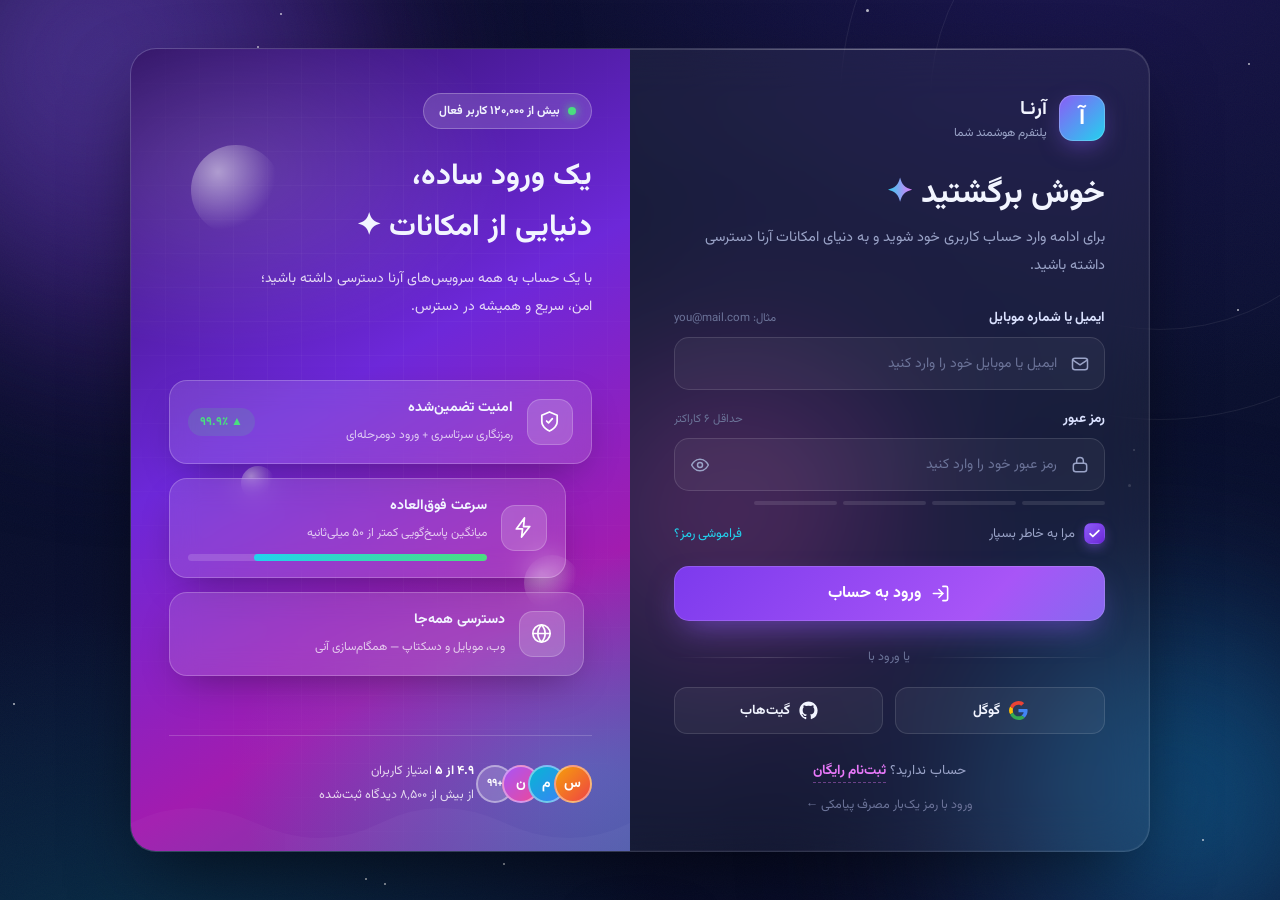
<file: login-page/index.html>
<!DOCTYPE html>
<html lang="fa" dir="rtl">
<head>
<meta charset="UTF-8">
<meta name="viewport" content="width=device-width, initial-scale=1.0">
<title>ورود | آرنـا</title>
<link rel="icon" href="data:image/svg+xml,%3Csvg xmlns='http://www.w3.org/2000/svg' viewBox='0 0 64 64'%3E%3Cdefs%3E%3ClinearGradient id='g' x1='0' y1='0' x2='1' y2='1'%3E%3Cstop offset='0' stop-color='%238b5cf6'/%3E%3Cstop offset='1' stop-color='%2322d3ee'/%3E%3C/linearGradient%3E%3C/defs%3E%3Crect width='64' height='64' rx='16' fill='url(%23g)'/%3E%3Ctext x='32' y='43' font-size='32' text-anchor='middle' fill='white' font-family='Tahoma' font-weight='bold'%3E%D8%A2%3C/text%3E%3C/svg%3E">
<style>
/* ===== فونت وزیرمتن (جاسازی‌شده برای نمایش آفلاین) ===== */
@font-face{
  font-family:'Vazirmatn';
  src:url([data-uri]) format('woff2');
  font-weight:400; font-style:normal; font-display:swap;
}
@font-face{
  font-family:'Vazirmatn';
  src:url([data-uri]) format('woff2');
  font-weight:700; font-style:normal; font-display:swap;
}
/* ===== متغیرها ===== */
:root{
  --bg:#060a23;
  --violet:#8b5cf6;
  --violet-deep:#6d28d9;
  --fuchsia:#e879f9;
  --cyan:#22d3ee;
  --amber:#fbbf24;
  --text:#f2f5ff;
  --muted:#9aa3c7;
  --muted-2:#6b7398;
  --glass:rgba(255,255,255,.055);
  --glass-border:rgba(255,255,255,.12);
  --input-bg:rgba(255,255,255,.045);
  --input-border:rgba(255,255,255,.12);
  --danger:#fb7185;
  --success:#34d399;
  --radius:26px;
  --ease:cubic-bezier(.22,1,.36,1);
}
*{margin:0;padding:0;box-sizing:border-box}
html{scroll-behavior:smooth}
body{
  font-family:'Vazirmatn',Tahoma,'Segoe UI',sans-serif;
  background:var(--bg);
  color:var(--text);
  min-height:100vh;
  overflow-x:hidden;
  -webkit-font-smoothing:antialiased;
}
/* ===== پس‌زمینه متحرک ===== */
.bg-scene{position:fixed;inset:0;z-index:0;overflow:hidden;
  background:radial-gradient(1200px 800px at 85% -10%,#1b1550 0%,transparent 60%),
             radial-gradient(1000px 700px at 10% 110%,#082f49 0%,transparent 55%),
             linear-gradient(160deg,#060a23 0%,#0a1030 55%,#060a23 100%);
}
.blob{position:absolute;border-radius:50%;filter:blur(90px);opacity:.55;will-change:transform;animation:drift 18s ease-in-out infinite alternate}
.blob-1{width:520px;height:520px;top:-160px;left:-120px;background:radial-gradient(circle at 35% 35%,#8b5cf6,#4c1d95 70%)}
.blob-2{width:460px;height:460px;bottom:-160px;right:-100px;background:radial-gradient(circle at 60% 40%,#0ea5e9,#1e1b4b 70%);animation-delay:-6s;animation-duration:22s}
.blob-3{width:340px;height:340px;top:38%;left:44%;background:radial-gradient(circle at 50% 50%,#ec4899,#581c87 72%);opacity:.38;animation-delay:-11s;animation-duration:26s}
@keyframes drift{
  0%{transform:translate(0,0) scale(1) rotate(0deg)}
  50%{transform:translate(50px,-40px) scale(1.12) rotate(12deg)}
  100%{transform:translate(-40px,45px) scale(.94) rotate(-8deg)}
}
.stars{position:absolute;inset:0;opacity:.7}
.stars span{position:absolute;width:2px;height:2px;border-radius:50%;background:#fff;animation:twinkle 3.5s ease-in-out infinite}
@keyframes twinkle{0%,100%{opacity:.15;transform:scale(.7)}50%{opacity:.9;transform:scale(1.2)}}
.grain{position:absolute;inset:0;opacity:.05;background-image:url("data:image/svg+xml,%3Csvg xmlns='http://www.w3.org/2000/svg' width='140' height='140'%3E%3Cfilter id='n'%3E%3CfeTurbulence type='fractalNoise' baseFrequency='.9' numOctaves='2'/%3E%3C/filter%3E%3Crect width='140' height='140' filter='url(%23n)' opacity='.6'/%3E%3C/svg%3E")}
.ring{position:absolute;border:1px solid rgba(255,255,255,.07);border-radius:50%;animation:spinSlow 40s linear infinite}
.ring-1{width:640px;height:640px;top:-220px;right:-200px}
.ring-2{width:460px;height:460px;top:-130px;right:-110px;animation-direction:reverse;animation-duration:30s}
@keyframes spinSlow{to{transform:rotate(360deg)}}
/* ===== چیدمان صفحه ===== */
.page{position:relative;z-index:1;min-height:100vh;display:flex;align-items:center;justify-content:center;padding:32px 20px}
.card{
  width:100%;max-width:1020px;display:grid;grid-template-columns:1.02fr .98fr;
  background:var(--glass);border:1px solid var(--glass-border);
  border-radius:var(--radius);overflow:hidden;
  backdrop-filter:blur(24px);-webkit-backdrop-filter:blur(24px);
  box-shadow:0 30px 80px -20px rgba(0,0,0,.6),0 0 0 1px rgba(255,255,255,.04) inset,0 1px 0 rgba(255,255,255,.12) inset;
  animation:cardIn 1s var(--ease) both;
  transform-style:preserve-3d;
}
@keyframes cardIn{from{opacity:0;transform:translateY(36px) scale(.97)}to{opacity:1;transform:translateY(0) scale(1)}}
/* ===== سمت فرم ===== */
.form-side{padding:46px 44px 36px;position:relative}
.form-side::before{content:'';position:absolute;top:0;right:10%;left:10%;height:1px;background:linear-gradient(90deg,transparent,rgba(255,255,255,.25),transparent)}
.brand{display:flex;align-items:center;gap:12px;margin-bottom:30px}
.brand-mark{width:46px;height:46px;border-radius:14px;display:grid;place-items:center;font-weight:700;font-size:24px;color:#fff;
  background:linear-gradient(135deg,#8b5cf6,#22d3ee);
  box-shadow:0 8px 24px -6px rgba(139,92,246,.55),0 0 0 1px rgba(255,255,255,.2) inset;
  animation:logoFloat 5s ease-in-out infinite}
@keyframes logoFloat{0%,100%{transform:translateY(0) rotate(0)}50%{transform:translateY(-4px) rotate(-3deg)}}
.brand-name{font-weight:700;font-size:19px}
.brand-name small{display:block;font-weight:400;font-size:12px;color:var(--muted)}
h1{font-size:clamp(24px,3.4vw,32px);font-weight:700;line-height:1.4;margin-bottom:8px}
h1 .grad{background:linear-gradient(90deg,var(--cyan),var(--fuchsia));-webkit-background-clip:text;background-clip:text;color:transparent}
.subtitle{color:var(--muted);font-size:14.5px;margin-bottom:28px;line-height:1.9}
/* انیمیشن ورود پلکانی */
.anim{opacity:0;animation:fadeUp .8s var(--ease) forwards}
@keyframes fadeUp{from{opacity:0;transform:translateY(18px)}to{opacity:1;transform:translateY(0)}}
.d1{animation-delay:.15s}.d2{animation-delay:.25s}.d3{animation-delay:.35s}.d4{animation-delay:.45s}.d5{animation-delay:.55s}.d6{animation-delay:.65s}.d7{animation-delay:.75s}.d8{animation-delay:.85s}
/* ===== فیلدها ===== */
.field{margin-bottom:18px}
.field label{display:flex;align-items:center;justify-content:space-between;font-size:13.5px;font-weight:700;margin-bottom:9px;color:#dbe2ff}
.field label .hint{font-weight:400;font-size:11.5px;color:var(--muted-2)}
.input-wrap{position:relative}
.input-wrap .icon{position:absolute;top:50%;right:15px;transform:translateY(-50%);width:20px;height:20px;color:var(--muted);pointer-events:none;transition:color .3s}
.input-wrap input{
  width:100%;padding:14px 47px 14px 16px;font-family:inherit;font-size:15px;color:var(--text);
  background:var(--input-bg);border:1.5px solid var(--input-border);border-radius:15px;outline:none;
  transition:border-color .3s,box-shadow .3s,background .3s,transform .2s;
}
.input-wrap input::placeholder{color:var(--muted-2);font-size:14px}
.input-wrap input:focus{border-color:var(--violet);background:rgba(139,92,246,.08);box-shadow:0 0 0 4px rgba(139,92,246,.16),0 8px 24px -12px rgba(139,92,246,.5)}
.input-wrap:focus-within .icon{color:var(--cyan)}
.input-wrap .glow-line{position:absolute;bottom:0;right:14px;left:14px;height:2px;border-radius:2px;background:linear-gradient(90deg,var(--cyan),var(--fuchsia));transform:scaleX(0);transform-origin:center;transition:transform .45s var(--ease)}
.input-wrap:focus-within .glow-line{transform:scaleX(1)}
.eye-btn{position:absolute;top:50%;left:8px;transform:translateY(-50%);width:36px;height:36px;border:none;border-radius:10px;background:transparent;color:var(--muted);cursor:pointer;display:grid;place-items:center;transition:.3s}
.eye-btn:hover{background:rgba(255,255,255,.08);color:#fff}
.eye-btn svg{width:20px;height:20px}
.field-error{display:none;font-size:12px;color:var(--danger);margin-top:7px;animation:fadeUp .4s var(--ease)}
.field.invalid input{border-color:var(--danger);box-shadow:0 0 0 4px rgba(251,113,133,.12)}
.field.invalid .field-error{display:block}
.field.invalid .input-wrap{animation:shake .45s var(--ease)}
@keyframes shake{0%,100%{transform:translateX(0)}20%{transform:translateX(-8px)}40%{transform:translateX(7px)}60%{transform:translateX(-5px)}80%{transform:translateX(3px)}}
/* قدرت رمز */
.strength{display:flex;gap:6px;margin-top:10px;align-items:center}
.strength i{height:4px;flex:1;border-radius:4px;background:rgba(255,255,255,.1);transition:.4s}
.strength small{font-size:11px;color:var(--muted-2);margin-right:4px;min-width:70px;text-align:left}
/* ردیف گزینه‌ها */
.options{display:flex;align-items:center;justify-content:space-between;margin:6px 0 22px;font-size:13px}
.remember{display:flex;align-items:center;gap:9px;cursor:pointer;color:var(--muted);user-select:none}
.remember input{display:none}
.checkbox{width:21px;height:21px;border-radius:7px;border:1.5px solid rgba(255,255,255,.25);background:rgba(255,255,255,.05);display:grid;place-items:center;transition:.3s var(--ease)}
.checkbox svg{width:13px;height:13px;color:#fff;transform:scale(0);transition:.25s var(--ease)}
.remember input:checked + .checkbox{background:linear-gradient(135deg,var(--violet),var(--violet-deep));border-color:transparent;box-shadow:0 4px 12px -2px rgba(139,92,246,.6)}
.remember input:checked + .checkbox svg{transform:scale(1)}
.forgot{color:var(--cyan);text-decoration:none;position:relative;transition:.3s}
.forgot::after{content:'';position:absolute;bottom:-3px;right:0;width:100%;height:1.5px;border-radius:2px;background:var(--cyan);transform:scaleX(0);transform-origin:left;transition:transform .35s var(--ease)}
.forgot:hover::after{transform:scaleX(1)}
/* دکمه ورود */
.btn-login{
  position:relative;width:100%;padding:15px;font-family:inherit;font-size:16px;font-weight:700;color:#fff;border:none;border-radius:15px;cursor:pointer;overflow:hidden;
  background:linear-gradient(135deg,#7c3aed 0%,#a855f7 45%,#06b6d4 130%);
  background-size:160% 160%;
  box-shadow:0 14px 32px -10px rgba(139,92,246,.6),0 0 0 1px rgba(255,255,255,.15) inset;
  transition:transform .3s var(--ease),box-shadow .3s,background-position .5s;
  animation:gradientShift 6s ease infinite;
}
@keyframes gradientShift{0%,100%{background-position:0% 50%}50%{background-position:100% 50%}}
.btn-login:hover{transform:translateY(-2px);box-shadow:0 20px 40px -10px rgba(139,92,246,.7),0 0 0 1px rgba(255,255,255,.2) inset}
.btn-login:active{transform:translateY(0) scale(.985)}
.btn-login .shine{position:absolute;top:0;bottom:0;width:60px;background:linear-gradient(105deg,transparent,rgba(255,255,255,.35),transparent);right:-80px;transform:skewX(-20deg);animation:shineMove 3.2s ease-in-out infinite}
@keyframes shineMove{0%{right:-80px}55%,100%{right:110%}}
.btn-login .label,.btn-login .loader{display:flex;align-items:center;justify-content:center;gap:10px}
.btn-login .loader{display:none}
.btn-login.loading{pointer-events:none;filter:saturate(.8)}
.btn-login.loading .label{display:none}
.btn-login.loading .loader{display:flex}
.spinner{width:20px;height:20px;border-radius:50%;border:2.5px solid rgba(255,255,255,.3);border-top-color:#fff;animation:spin .7s linear infinite}
@keyframes spin{to{transform:rotate(360deg)}}
.btn-login.success{background:linear-gradient(135deg,#059669,#34d399);animation:none}
.ripple{position:absolute;border-radius:50%;background:rgba(255,255,255,.4);transform:scale(0);animation:ripple .6s ease-out forwards;pointer-events:none}
@keyframes ripple{to{transform:scale(3);opacity:0}}
/* جداکننده */
.divider{display:flex;align-items:center;gap:14px;margin:26px 0 20px;color:var(--muted-2);font-size:12.5px}
.divider::before,.divider::after{content:'';flex:1;height:1px;background:linear-gradient(90deg,transparent,rgba(255,255,255,.15),transparent)}
/* ورود اجتماعی */
.social{display:grid;grid-template-columns:1fr 1fr;gap:12px}
.social button{
  display:flex;align-items:center;justify-content:center;gap:9px;padding:12px;font-family:inherit;font-size:13.5px;font-weight:700;
  color:var(--text);background:rgba(255,255,255,.05);border:1px solid var(--glass-border);border-radius:13px;cursor:pointer;
  transition:.3s var(--ease);
}
.social button:hover{background:rgba(255,255,255,.1);transform:translateY(-2px);box-shadow:0 10px 24px -10px rgba(0,0,0,.5)}
.social button svg{width:19px;height:19px}
.signup{margin-top:26px;text-align:center;font-size:13.5px;color:var(--muted)}
.signup a{color:var(--fuchsia);font-weight:700;text-decoration:none;border-bottom:1.5px dashed rgba(232,121,249,.4);padding-bottom:1px;transition:.3s}
.signup a:hover{border-bottom-style:solid;color:#fff}
.otp-link{display:block;text-align:center;margin-top:14px;font-size:12.5px;color:var(--muted-2);text-decoration:none;transition:.3s}
.otp-link:hover{color:var(--cyan)}
/* ===== سمت تصویری ===== */
.visual-side{
  position:relative;overflow:hidden;padding:44px 38px;display:flex;flex-direction:column;justify-content:space-between;
  background:linear-gradient(150deg,#2e1065 0%,#6d28d9 42%,#a21caf 72%,#0e7490 130%);
  min-height:100%;
}
.visual-side::before{content:'';position:absolute;inset:0;background:
  radial-gradient(400px 260px at 20% 15%,rgba(255,255,255,.14),transparent 70%),
  radial-gradient(500px 320px at 90% 90%,rgba(34,211,238,.25),transparent 70%)}
.mesh{position:absolute;inset:0;opacity:.35;background-image:linear-gradient(rgba(255,255,255,.09) 1px,transparent 1px),linear-gradient(90deg,rgba(255,255,255,.09) 1px,transparent 1px);background-size:34px 34px;mask-image:radial-gradient(75% 75% at 50% 40%,#000 30%,transparent 100%)}
.orb{position:absolute;border-radius:50%;background:radial-gradient(circle at 30% 30%,rgba(255,255,255,.5),rgba(255,255,255,0) 65%);animation:orbFloat 7s ease-in-out infinite}
.orb-1{width:90px;height:90px;top:12%;left:12%}
.orb-2{width:56px;height:56px;bottom:30%;right:10%;animation-delay:-2.5s}
.orb-3{width:34px;height:34px;top:52%;left:22%;animation-delay:-4.5s}
@keyframes orbFloat{0%,100%{transform:translateY(0)}50%{transform:translateY(-18px)}}
.visual-top{position:relative;z-index:2}
.badge{display:inline-flex;align-items:center;gap:8px;font-size:12px;font-weight:700;padding:8px 15px;border-radius:100px;background:rgba(255,255,255,.14);border:1px solid rgba(255,255,255,.25);backdrop-filter:blur(8px);margin-bottom:22px;animation:fadeUp .8s var(--ease) .3s both}
.badge .dot{width:8px;height:8px;border-radius:50%;background:#4ade80;box-shadow:0 0 10px #4ade80;animation:pulse 1.8s ease-in-out infinite}
@keyframes pulse{0%,100%{transform:scale(1);opacity:1}50%{transform:scale(1.5);opacity:.6}}
.visual-top h2{font-size:clamp(22px,3vw,30px);line-height:1.7;font-weight:700;margin-bottom:12px;animation:fadeUp .8s var(--ease) .4s both}
.visual-top p{font-size:14px;line-height:2;color:rgba(255,255,255,.82);max-width:340px;animation:fadeUp .8s var(--ease) .5s both}
.visual-cards{position:relative;z-index:2;display:flex;flex-direction:column;gap:14px;margin-top:30px}
.v-card{
  background:rgba(255,255,255,.12);border:1px solid rgba(255,255,255,.22);border-radius:18px;padding:16px 18px;
  backdrop-filter:blur(14px);-webkit-backdrop-filter:blur(14px);
  display:flex;align-items:center;gap:14px;box-shadow:0 16px 40px -16px rgba(0,0,0,.4);
  animation:cardFloat 6s ease-in-out infinite;
}
.v-card:nth-child(2){animation-delay:-2s;margin-right:26px}
.v-card:nth-child(3){animation-delay:-4s;margin-right:8px}
@keyframes cardFloat{0%,100%{transform:translateY(0)}50%{transform:translateY(-8px)}}
.v-icon{width:46px;height:46px;flex-shrink:0;border-radius:14px;display:grid;place-items:center;background:rgba(255,255,255,.16);border:1px solid rgba(255,255,255,.2)}
.v-icon svg{width:23px;height:23px}
.v-card b{display:block;font-size:14px;margin-bottom:3px}
.v-card small{font-size:12px;color:rgba(255,255,255,.72)}
.v-card .trend{margin-right:auto;font-size:12px;font-weight:700;color:#4ade80;background:rgba(74,222,128,.15);padding:5px 12px;border-radius:100px;white-space:nowrap}
.progress{height:7px;border-radius:10px;background:rgba(255,255,255,.15);margin-top:9px;overflow:hidden}
.progress i{display:block;height:100%;width:0;border-radius:10px;background:linear-gradient(90deg,var(--cyan),#4ade80);animation:fillBar 2s var(--ease) 1s forwards}
@keyframes fillBar{to{width:78%}}
.visual-bottom{position:relative;z-index:2;display:flex;align-items:center;gap:14px;margin-top:30px;padding-top:24px;border-top:1px solid rgba(255,255,255,.18);animation:fadeUp .8s var(--ease) .7s both}
.avatars{display:flex}
.avatars span{width:38px;height:38px;border-radius:50%;border:2.5px solid rgba(255,255,255,.4);display:grid;place-items:center;font-size:14px;font-weight:700;margin-left:-12px;color:#fff}
.avatars span:nth-child(1){background:linear-gradient(135deg,#f59e0b,#ef4444);z-index:3}
.avatars span:nth-child(2){background:linear-gradient(135deg,#06b6d4,#3b82f6);z-index:2}
.avatars span:nth-child(3){background:linear-gradient(135deg,#a855f7,#ec4899);z-index:1}
.avatars span.more{background:rgba(255,255,255,.18);font-size:11px;backdrop-filter:blur(6px)}
.visual-bottom p{font-size:12.5px;line-height:1.9;color:rgba(255,255,255,.8)}
.visual-bottom p b{color:#fff}
/* موج پایین */
.wave{position:absolute;bottom:-2px;right:0;left:0;z-index:1;opacity:.25}
/* ===== پیام شناور (Toast) ===== */
.toast{
  position:fixed;bottom:26px;right:50%;transform:translateX(50%) translateY(90px);z-index:50;
  display:flex;align-items:center;gap:11px;padding:14px 22px;border-radius:16px;font-size:14px;font-weight:700;
  background:rgba(15,20,45,.92);border:1px solid var(--glass-border);backdrop-filter:blur(16px);
  box-shadow:0 20px 50px -12px rgba(0,0,0,.6);transition:transform .5s var(--ease);max-width:calc(100vw - 40px);
}
.toast.show{transform:translateX(50%) translateY(0)}
.toast .t-icon{width:32px;height:32px;flex-shrink:0;border-radius:10px;display:grid;place-items:center}
.toast.success .t-icon{background:rgba(52,211,153,.18);color:var(--success)}
.toast.error .t-icon{background:rgba(251,113,133,.18);color:var(--danger)}
.toast .t-icon svg{width:17px;height:17px}
/* ===== واکنش‌گرایی ===== */
@media (max-width:940px){
  .card{grid-template-columns:1fr;max-width:540px}
  .visual-side{min-height:0;padding:36px 30px 30px;order:-1}
  .visual-top p{max-width:none}
  .v-card:nth-child(2){margin-right:0}
  .v-card:nth-child(3){display:none}
  .visual-bottom{margin-top:22px;padding-top:18px}
  .wave{display:none}
}
@media (max-width:560px){
  .page{padding:18px 12px}
  .form-side{padding:32px 24px 28px}
  .brand{margin-bottom:22px}
  .subtitle{margin-bottom:22px}
  .options{font-size:12px}
  .social{grid-template-columns:1fr}
  .visual-side{padding:30px 24px 24px}
  .v-card{padding:13px 15px}
  .toast{bottom:16px;font-size:13px;padding:12px 18px}
}
@media (prefers-reduced-motion:reduce){
  *,*::before,*::after{animation-duration:.01ms !important;transition-duration:.01ms !important}
}
</style>
</head>
<body>

<!-- پس‌زمینه -->
<div class="bg-scene" aria-hidden="true">
  <div class="blob blob-1"></div>
  <div class="blob blob-2"></div>
  <div class="blob blob-3"></div>
  <div class="ring ring-1"></div>
  <div class="ring ring-2"></div>
  <div class="stars" id="stars"></div>
  <div class="grain"></div>
</div>

<main class="page">
  <div class="card" id="card">

    <!-- ===== فرم ورود ===== -->
    <section class="form-side">
      <div class="brand anim d1">
        <div class="brand-mark">آ</div>
        <div class="brand-name">آرنـا<small>پلتفرم هوشمند شما</small></div>
      </div>

      <h1 class="anim d2">خوش برگشتید <span class="grad">✦</span></h1>
      <p class="subtitle anim d2">برای ادامه وارد حساب کاربری خود شوید و به دنیای امکانات آرنا دسترسی داشته باشید.</p>

      <form id="loginForm" novalidate>
        <!-- ایمیل / موبایل -->
        <div class="field anim d3" id="f-user">
          <label for="username">ایمیل یا شماره موبایل <span class="hint">مثال: you@mail.com</span></label>
          <div class="input-wrap">
            <svg class="icon" viewBox="0 0 24 24" fill="none" stroke="currentColor" stroke-width="1.8" stroke-linecap="round" stroke-linejoin="round"><rect x="3" y="5" width="18" height="14" rx="3"/><path d="m3 7 9 6 9-6"/></svg>
            <input type="text" id="username" name="username" placeholder="ایمیل یا موبایل خود را وارد کنید" autocomplete="username" dir="ltr" style="text-align:right">
            <span class="glow-line"></span>
          </div>
          <p class="field-error">لطفاً ایمیل یا شماره موبایل معتبر وارد کنید.</p>
        </div>

        <!-- رمز عبور -->
        <div class="field anim d4" id="f-pass">
          <label for="password">رمز عبور <span class="hint">حداقل ۶ کاراکتر</span></label>
          <div class="input-wrap">
            <svg class="icon" viewBox="0 0 24 24" fill="none" stroke="currentColor" stroke-width="1.8" stroke-linecap="round" stroke-linejoin="round"><rect x="4" y="10" width="16" height="10" rx="3"/><path d="M8 10V7a4 4 0 0 1 8 0v3"/></svg>
            <input type="password" id="password" name="password" placeholder="رمز عبور خود را وارد کنید" autocomplete="current-password" dir="ltr" style="text-align:right">
            <button type="button" class="eye-btn" id="eyeBtn" aria-label="نمایش رمز">
              <svg id="eyeOpen" viewBox="0 0 24 24" fill="none" stroke="currentColor" stroke-width="1.8" stroke-linecap="round" stroke-linejoin="round"><path d="M2 12s3.5-7 10-7 10 7 10 7-3.5 7-10 7-10-7-10-7Z"/><circle cx="12" cy="12" r="3"/></svg>
              <svg id="eyeOff" style="display:none" viewBox="0 0 24 24" fill="none" stroke="currentColor" stroke-width="1.8" stroke-linecap="round" stroke-linejoin="round"><path d="M9.9 4.24A9.5 9.5 0 0 1 12 4c6.5 0 10 8 10 8a17 17 0 0 1-2.16 3.19M6.61 6.61A16.8 16.8 0 0 0 2 12s3.5 8 10 8a9.9 9.9 0 0 0 5.39-1.61"/><path d="m2 2 20 20"/><path d="M9.88 9.88a3 3 0 1 0 4.24 4.24"/></svg>
            </button>
            <span class="glow-line"></span>
          </div>
          <div class="strength" id="strength"><i></i><i></i><i></i><i></i><small></small></div>
          <p class="field-error">رمز عبور باید حداقل ۶ کاراکتر باشد.</p>
        </div>

        <!-- گزینه‌ها -->
        <div class="options anim d5">
          <label class="remember">
            <input type="checkbox" id="remember" checked>
            <span class="checkbox"><svg viewBox="0 0 24 24" fill="none" stroke="currentColor" stroke-width="3.2" stroke-linecap="round" stroke-linejoin="round"><path d="m4 12.5 5 5L20 6.5"/></svg></span>
            مرا به خاطر بسپار
          </label>
          <a href="#" class="forgot">فراموشی رمز؟</a>
        </div>

        <!-- دکمه ورود -->
        <div class="anim d6">
          <button type="submit" class="btn-login" id="loginBtn">
            <span class="shine"></span>
            <span class="label">
              <svg width="19" height="19" viewBox="0 0 24 24" fill="none" stroke="currentColor" stroke-width="2" stroke-linecap="round" stroke-linejoin="round"><path d="M15 3h4a2 2 0 0 1 2 2v14a2 2 0 0 1-2 2h-4"/><path d="m10 17 5-5-5-5"/><path d="M15 12H3"/></svg>
              ورود به حساب
            </span>
            <span class="loader"><span class="spinner"></span> در حال ورود...</span>
          </button>
        </div>
      </form>

      <!-- جداکننده -->
      <div class="divider anim d7">یا ورود با</div>

      <!-- ورود اجتماعی -->
      <div class="social anim d7">
        <button type="button" id="googleBtn">
          <svg viewBox="0 0 24 24"><path fill="#4285F4" d="M23.5 12.3c0-.9-.1-1.5-.3-2.3H12v4.3h6.5c-.1 1.1-.8 2.7-2.4 3.8l-.1.1 3.5 2.7.2.1c2.2-2 3.8-5 3.8-8.7z"/><path fill="#34A853" d="M12 24c3.2 0 5.9-1.1 7.9-2.9l-3.8-2.9c-1 .7-2.4 1.2-4.1 1.2-3.1 0-5.8-2.1-6.8-5l-.1.1-3.6 2.8v.1C3.5 21.3 7.5 24 12 24z"/><path fill="#FBBC05" d="M5.2 14.4c-.2-.7-.4-1.5-.4-2.4s.1-1.7.4-2.4l-.1-.1-3.5-2.7-.1.1C.5 8.8 0 10.3 0 12s.5 3.2 1.5 4.6l3.7-2.2z"/><path fill="#EA4335" d="M12 4.7c1.8 0 3 .8 3.7 1.4l3.3-3.2C17.9 1.1 15.2 0 12 0 7.5 0 3.5 2.7 1.5 6.6l3.7 2.9c1-2.9 3.7-4.8 6.8-4.8z"/></svg>
          گوگل
        </button>
        <button type="button" id="githubBtn">
          <svg viewBox="0 0 24 24" fill="currentColor"><path d="M12 .5C5.65.5.5 5.65.5 12c0 5.08 3.29 9.39 7.86 10.91.58.11.79-.25.79-.55v-2.15c-3.2.7-3.87-1.36-3.87-1.36-.52-1.33-1.28-1.68-1.28-1.68-1.04-.71.08-.7.08-.7 1.15.08 1.76 1.19 1.76 1.19 1.03 1.75 2.69 1.25 3.34.95.11-.74.4-1.25.72-1.53-2.55-.29-5.23-1.28-5.23-5.68 0-1.26.45-2.28 1.19-3.09-.12-.29-.52-1.46.11-3.05 0 0 .97-.31 3.17 1.18a11 11 0 0 1 5.78 0c2.2-1.49 3.17-1.18 3.17-1.18.63 1.59.23 2.76.11 3.05.74.81 1.19 1.83 1.19 3.09 0 4.41-2.69 5.38-5.25 5.67.41.35.77 1.05.77 2.12v3.14c0 .3.21.67.8.55A11.51 11.51 0 0 0 23.5 12C23.5 5.65 18.35.5 12 .5z"/></svg>
          گیت‌هاب
        </button>
      </div>

      <p class="signup anim d8">حساب ندارید؟ <a href="#">ثبت‌نام رایگان</a></p>
      <a href="#" class="otp-link anim d8">ورود با رمز یک‌بار مصرف پیامکی ←</a>
    </section>

    <!-- ===== بخش تصویری ===== -->
    <aside class="visual-side">
      <div class="mesh"></div>
      <div class="orb orb-1"></div>
      <div class="orb orb-2"></div>
      <div class="orb orb-3"></div>

      <div class="visual-top">
        <span class="badge"><span class="dot"></span> بیش از ۱۲۰٬۰۰۰ کاربر فعال</span>
        <h2>یک ورود ساده،<br>دنیایی از امکانات ✦</h2>
        <p>با یک حساب به همه سرویس‌های آرنا دسترسی داشته باشید؛ امن، سریع و همیشه در دسترس.</p>
      </div>

      <div class="visual-cards">
        <div class="v-card">
          <div class="v-icon">
            <svg viewBox="0 0 24 24" fill="none" stroke="#fff" stroke-width="1.8" stroke-linecap="round" stroke-linejoin="round"><path d="M12 22s8-3.5 8-10V5.5L12 2 4 5.5V12c0 6.5 8 10 8 10z"/><path d="m9 11.5 2 2 4-4.5"/></svg>
          </div>
          <div style="flex:1">
            <b>امنیت تضمین‌شده</b>
            <small>رمزنگاری سرتاسری + ورود دومرحله‌ای</small>
          </div>
          <span class="trend">▲ ۹۹.۹٪</span>
        </div>
        <div class="v-card">
          <div class="v-icon">
            <svg viewBox="0 0 24 24" fill="none" stroke="#fff" stroke-width="1.8" stroke-linecap="round" stroke-linejoin="round"><path d="M13 2 4.5 13.5H11L10 22l8.5-11H12L13 2z"/></svg>
          </div>
          <div style="flex:1">
            <b>سرعت فوق‌العاده</b>
            <small>میانگین پاسخ‌گویی کمتر از ۵۰ میلی‌ثانیه</small>
            <div class="progress"><i></i></div>
          </div>
        </div>
        <div class="v-card">
          <div class="v-icon">
            <svg viewBox="0 0 24 24" fill="none" stroke="#fff" stroke-width="1.8" stroke-linecap="round" stroke-linejoin="round"><circle cx="12" cy="12" r="9"/><path d="M3 12h18M12 3c2.5 2.6 3.8 5.7 3.8 9S14.5 18.4 12 21c-2.5-2.6-3.8-5.7-3.8-9S9.5 5.6 12 3z"/></svg>
          </div>
          <div style="flex:1">
            <b>دسترسی همه‌جا</b>
            <small>وب، موبایل و دسکتاپ — همگام‌سازی آنی</small>
          </div>
        </div>
      </div>

      <div class="visual-bottom">
        <div class="avatars"><span>س</span><span>م</span><span>ن</span><span class="more">+۹۹</span></div>
        <p><b>۴.۹ از ۵</b> امتیاز کاربران<br>از بیش از ۸٬۵۰۰ دیدگاه ثبت‌شده</p>
      </div>

      <svg class="wave" viewBox="0 0 500 60" preserveAspectRatio="none" style="height:60px;width:100%"><path d="M0 30 Q 60 0 125 30 T 250 30 T 375 30 T 500 30 V60 H0 Z" fill="rgba(255,255,255,.12)"/></svg>
    </aside>
  </div>
</main>

<!-- پیام شناور -->
<div class="toast" id="toast" role="status">
  <span class="t-icon" id="toastIcon"></span>
  <span id="toastMsg"></span>
</div>

<script>
(function(){
  'use strict';
  /* ستاره‌های چشمک‌زن */
  var starsBox=document.getElementById('stars');
  for(var i=0;i<36;i++){
    var s=document.createElement('span');
    s.style.top=Math.random()*100+'%';
    s.style.right=Math.random()*100+'%';
    s.style.animationDelay=(Math.random()*3.5)+'s';
    s.style.animationDuration=(2.2+Math.random()*2.5)+'s';
    if(Math.random()>.7){s.style.width='3px';s.style.height='3px';}
    starsBox.appendChild(s);
  }
  /* افکت سه‌بعدی ملایم کارت (فقط دسکتاپ) */
  var card=document.getElementById('card');
  if(window.matchMedia('(pointer:fine)').matches){
    var rx=0,ry=0,tx=0,ty=0,raf=null;
    function loop(){
      rx+=(tx-rx)*.06; ry+=(ty-ry)*.06;
      card.style.transform='perspective(1400px) rotateX('+rx+'deg) rotateY('+ry+'deg)';
      if(Math.abs(tx-rx)>.01||Math.abs(ty-ry)>.01){raf=requestAnimationFrame(loop);}
      else{raf=null;card.style.transform='';}
    }
    document.querySelector('.page').addEventListener('mousemove',function(e){
      var r=card.getBoundingClientRect();
      var px=(e.clientX-(r.left+r.width/2))/r.width;
      var py=(e.clientY-(r.top+r.height/2))/r.height;
      ty=px*4; tx=-py*4;
      if(!raf){raf=requestAnimationFrame(loop);}
    });
    document.querySelector('.page').addEventListener('mouseleave',function(){tx=0;ty=0;if(!raf){raf=requestAnimationFrame(loop);}});
  }
  /* نمایش / مخفی کردن رمز */
  var pass=document.getElementById('password'),
      eyeBtn=document.getElementById('eyeBtn'),
      eyeOpen=document.getElementById('eyeOpen'),
      eyeOff=document.getElementById('eyeOff');
  eyeBtn.addEventListener('click',function(){
    var show=pass.type==='password';
    pass.type=show?'text':'password';
    eyeOpen.style.display=show?'none':'';
    eyeOff.style.display=show?'':'none';
    eyeBtn.setAttribute('aria-label',show?'مخفی کردن رمز':'نمایش رمز');
    pass.focus();
  });
  /* قدرت رمز */
  var bars=document.querySelectorAll('#strength i'),
      sLabel=document.querySelector('#strength small');
  var colors=['#fb7185','#fb923c','#facc15','#34d399'];
  var words=['','ضعیف','متوسط','خوب','عالی'];
  pass.addEventListener('input',function(){
    var v=pass.value,score=0;
    if(v.length>=6)score++;
    if(v.length>=10)score++;
    if(/[0-9\u06F0-\u06F9]/.test(v)&&/[a-zA-Z\u0627-\u064A]/.test(v))score++;
    if(/[^a-zA-Z0-9\u0600-\u06FF]/.test(v)&&v.length>=8)score++;
    if(!v.length)score=0;
    bars.forEach(function(b,idx){
      b.style.background=idx<score?colors[score-1]:'rgba(255,255,255,.1)';
      b.style.boxShadow=idx<score?('0 0 10px '+colors[score-1]):'none';
    });
    sLabel.textContent=words[score]||'';
    sLabel.style.color=score?colors[score-1]:'';
  });
  /* اعتبارسنجی */
  var form=document.getElementById('loginForm'),
      user=document.getElementById('username'),
      fUser=document.getElementById('f-user'),
      fPass=document.getElementById('f-pass'),
      btn=document.getElementById('loginBtn');
  function validUser(v){
    v=v.trim();
    var email=/^[^\s@]+@[^\s@]+\.[^\s@]{2,}$/;
    var mobile=/^(\+?98|0)?9\d{9}$/;
    return email.test(v)||mobile.test(v.replace(/[\s-]/g,''));
  }
  [user,pass].forEach(function(el){
    el.addEventListener('input',function(){el.closest('.field').classList.remove('invalid');});
  });
  form.addEventListener('submit',function(e){
    e.preventDefault();
    var ok=true;
    if(!validUser(user.value)){fUser.classList.add('invalid');ok=false;}
    if(pass.value.trim().length<6){fPass.classList.add('invalid');ok=false;}
    if(!ok){showToast('لطفاً خطاهای فرم را برطرف کنید.','error');return;}
    btn.classList.add('loading');
    setTimeout(function(){
      btn.classList.remove('loading');
      btn.classList.add('success');
      btn.querySelector('.label').innerHTML='✓ ورود موفقیت‌آمیز';
      showToast('خوش آمدید! با موفقیت وارد شدید.','success');
      setTimeout(function(){
        btn.classList.remove('success');
        btn.querySelector('.label').innerHTML='ورود به حساب';
      },2600);
    },1800);
  });
  /* ریپل روی دکمه */
  btn.addEventListener('click',function(e){
    var r=btn.getBoundingClientRect(),rip=document.createElement('span');
    var size=Math.max(r.width,r.height);
    rip.className='ripple';
    rip.style.width=rip.style.height=size+'px';
    rip.style.right=(e.clientX-r.left-size/2)+'px';
    rip.style.top=(e.clientY-r.top-size/2)+'px';
    btn.appendChild(rip);
    setTimeout(function(){rip.remove();},650);
  });
  /* دکمه‌های اجتماعی */
  document.getElementById('googleBtn').addEventListener('click',function(){showToast('اتصال به گوگل... به‌زودی منتقل می‌شوید.','success');});
  document.getElementById('githubBtn').addEventListener('click',function(){showToast('اتصال به گیت‌هاب... به‌زودی منتقل می‌شوید.','success');});
  /* پیام شناور */
  var toast=document.getElementById('toast'),
      toastMsg=document.getElementById('toastMsg'),
      toastIcon=document.getElementById('toastIcon'),tTimer=null;
  var icons={
    success:'<svg viewBox="0 0 24 24" fill="none" stroke="currentColor" stroke-width="2.4" stroke-linecap="round" stroke-linejoin="round"><path d="m4 12.5 5 5L20 6.5"/></svg>',
    error:'<svg viewBox="0 0 24 24" fill="none" stroke="currentColor" stroke-width="2.2" stroke-linecap="round"><path d="M12 7v6M12 16.5v.5"/><circle cx="12" cy="12" r="9"/></svg>'
  };
  function showToast(msg,type){
    toastMsg.textContent=msg;
    toast.className='toast show '+type;
    toastIcon.innerHTML=icons[type]||icons.success;
    clearTimeout(tTimer);
    tTimer=setTimeout(function(){toast.classList.remove('show');},3200);
  }
})();
</script>
</body>
</html>
</file>
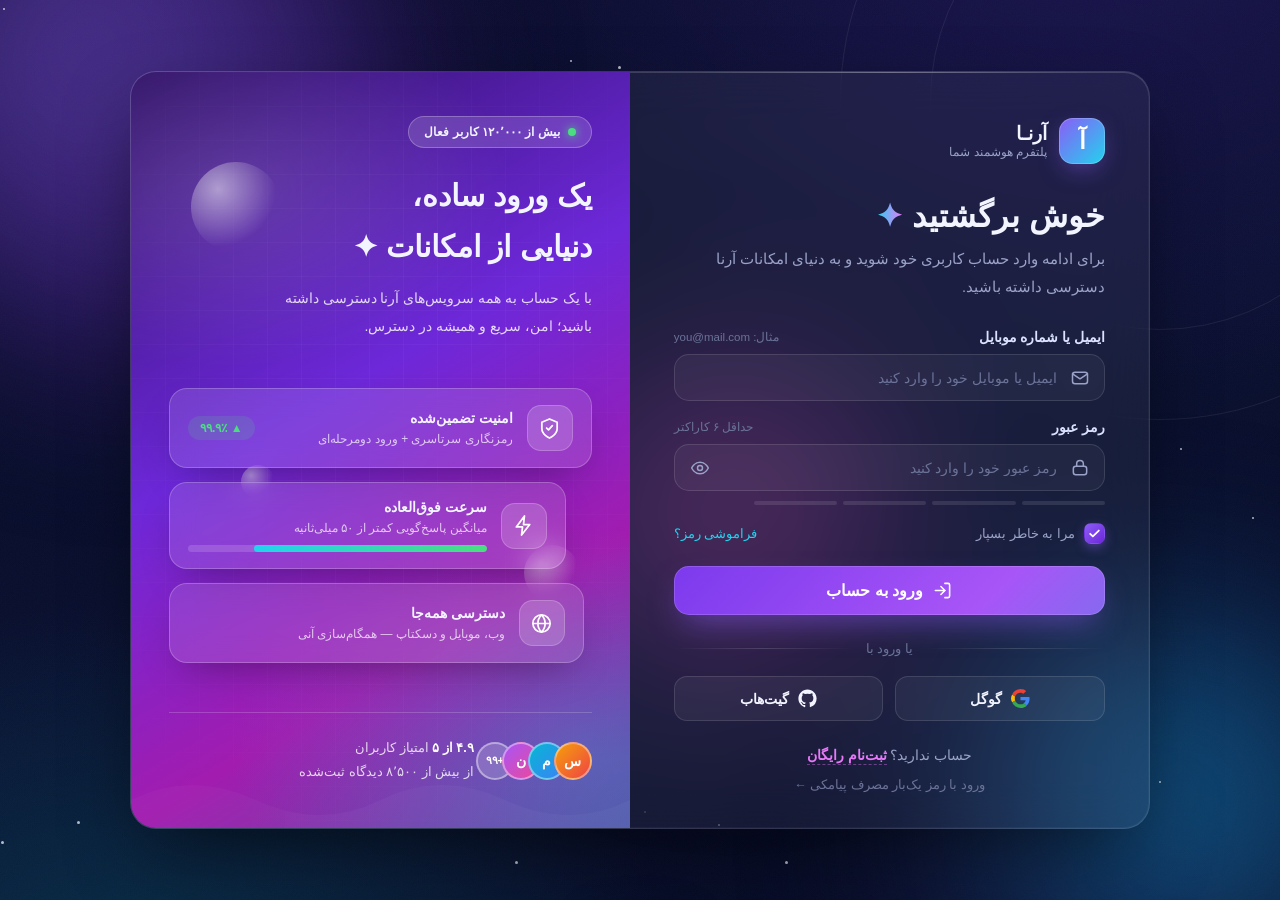
<file: login-page/index.template.html>
<!DOCTYPE html>
<html lang="fa" dir="rtl">
<head>
<meta charset="UTF-8">
<meta name="viewport" content="width=device-width, initial-scale=1.0">
<title>ورود | آرنـا</title>
<link rel="icon" href="data:image/svg+xml,%3Csvg xmlns='http://www.w3.org/2000/svg' viewBox='0 0 64 64'%3E%3Cdefs%3E%3ClinearGradient id='g' x1='0' y1='0' x2='1' y2='1'%3E%3Cstop offset='0' stop-color='%238b5cf6'/%3E%3Cstop offset='1' stop-color='%2322d3ee'/%3E%3C/linearGradient%3E%3C/defs%3E%3Crect width='64' height='64' rx='16' fill='url(%23g)'/%3E%3Ctext x='32' y='43' font-size='32' text-anchor='middle' fill='white' font-family='Tahoma' font-weight='bold'%3E%D8%A2%3C/text%3E%3C/svg%3E">
<style>
/* ===== فونت وزیرمتن (جاسازی‌شده برای نمایش آفلاین) ===== */
@font-face{
  font-family:'Vazirmatn';
  src:url([data-uri]) format('woff2');
  font-weight:400; font-style:normal; font-display:swap;
}
@font-face{
  font-family:'Vazirmatn';
  src:url([data-uri]) format('woff2');
  font-weight:700; font-style:normal; font-display:swap;
}
/* ===== متغیرها ===== */
:root{
  --bg:#060a23;
  --violet:#8b5cf6;
  --violet-deep:#6d28d9;
  --fuchsia:#e879f9;
  --cyan:#22d3ee;
  --amber:#fbbf24;
  --text:#f2f5ff;
  --muted:#9aa3c7;
  --muted-2:#6b7398;
  --glass:rgba(255,255,255,.055);
  --glass-border:rgba(255,255,255,.12);
  --input-bg:rgba(255,255,255,.045);
  --input-border:rgba(255,255,255,.12);
  --danger:#fb7185;
  --success:#34d399;
  --radius:26px;
  --ease:cubic-bezier(.22,1,.36,1);
}
*{margin:0;padding:0;box-sizing:border-box}
html{scroll-behavior:smooth}
body{
  font-family:'Vazirmatn',Tahoma,'Segoe UI',sans-serif;
  background:var(--bg);
  color:var(--text);
  min-height:100vh;
  overflow-x:hidden;
  -webkit-font-smoothing:antialiased;
}
/* ===== پس‌زمینه متحرک ===== */
.bg-scene{position:fixed;inset:0;z-index:0;overflow:hidden;
  background:radial-gradient(1200px 800px at 85% -10%,#1b1550 0%,transparent 60%),
             radial-gradient(1000px 700px at 10% 110%,#082f49 0%,transparent 55%),
             linear-gradient(160deg,#060a23 0%,#0a1030 55%,#060a23 100%);
}
.blob{position:absolute;border-radius:50%;filter:blur(90px);opacity:.55;will-change:transform;animation:drift 18s ease-in-out infinite alternate}
.blob-1{width:520px;height:520px;top:-160px;left:-120px;background:radial-gradient(circle at 35% 35%,#8b5cf6,#4c1d95 70%)}
.blob-2{width:460px;height:460px;bottom:-160px;right:-100px;background:radial-gradient(circle at 60% 40%,#0ea5e9,#1e1b4b 70%);animation-delay:-6s;animation-duration:22s}
.blob-3{width:340px;height:340px;top:38%;left:44%;background:radial-gradient(circle at 50% 50%,#ec4899,#581c87 72%);opacity:.38;animation-delay:-11s;animation-duration:26s}
@keyframes drift{
  0%{transform:translate(0,0) scale(1) rotate(0deg)}
  50%{transform:translate(50px,-40px) scale(1.12) rotate(12deg)}
  100%{transform:translate(-40px,45px) scale(.94) rotate(-8deg)}
}
.stars{position:absolute;inset:0;opacity:.7}
.stars span{position:absolute;width:2px;height:2px;border-radius:50%;background:#fff;animation:twinkle 3.5s ease-in-out infinite}
@keyframes twinkle{0%,100%{opacity:.15;transform:scale(.7)}50%{opacity:.9;transform:scale(1.2)}}
.grain{position:absolute;inset:0;opacity:.05;background-image:url("data:image/svg+xml,%3Csvg xmlns='http://www.w3.org/2000/svg' width='140' height='140'%3E%3Cfilter id='n'%3E%3CfeTurbulence type='fractalNoise' baseFrequency='.9' numOctaves='2'/%3E%3C/filter%3E%3Crect width='140' height='140' filter='url(%23n)' opacity='.6'/%3E%3C/svg%3E")}
.ring{position:absolute;border:1px solid rgba(255,255,255,.07);border-radius:50%;animation:spinSlow 40s linear infinite}
.ring-1{width:640px;height:640px;top:-220px;right:-200px}
.ring-2{width:460px;height:460px;top:-130px;right:-110px;animation-direction:reverse;animation-duration:30s}
@keyframes spinSlow{to{transform:rotate(360deg)}}
/* ===== چیدمان صفحه ===== */
.page{position:relative;z-index:1;min-height:100vh;display:flex;align-items:center;justify-content:center;padding:32px 20px}
.card{
  width:100%;max-width:1020px;display:grid;grid-template-columns:1.02fr .98fr;
  background:var(--glass);border:1px solid var(--glass-border);
  border-radius:var(--radius);overflow:hidden;
  backdrop-filter:blur(24px);-webkit-backdrop-filter:blur(24px);
  box-shadow:0 30px 80px -20px rgba(0,0,0,.6),0 0 0 1px rgba(255,255,255,.04) inset,0 1px 0 rgba(255,255,255,.12) inset;
  animation:cardIn 1s var(--ease) both;
  transform-style:preserve-3d;
}
@keyframes cardIn{from{opacity:0;transform:translateY(36px) scale(.97)}to{opacity:1;transform:translateY(0) scale(1)}}
/* ===== سمت فرم ===== */
.form-side{padding:46px 44px 36px;position:relative}
.form-side::before{content:'';position:absolute;top:0;right:10%;left:10%;height:1px;background:linear-gradient(90deg,transparent,rgba(255,255,255,.25),transparent)}
.brand{display:flex;align-items:center;gap:12px;margin-bottom:30px}
.brand-mark{width:46px;height:46px;border-radius:14px;display:grid;place-items:center;font-weight:700;font-size:24px;color:#fff;
  background:linear-gradient(135deg,#8b5cf6,#22d3ee);
  box-shadow:0 8px 24px -6px rgba(139,92,246,.55),0 0 0 1px rgba(255,255,255,.2) inset;
  animation:logoFloat 5s ease-in-out infinite}
@keyframes logoFloat{0%,100%{transform:translateY(0) rotate(0)}50%{transform:translateY(-4px) rotate(-3deg)}}
.brand-name{font-weight:700;font-size:19px}
.brand-name small{display:block;font-weight:400;font-size:12px;color:var(--muted)}
h1{font-size:clamp(24px,3.4vw,32px);font-weight:700;line-height:1.4;margin-bottom:8px}
h1 .grad{background:linear-gradient(90deg,var(--cyan),var(--fuchsia));-webkit-background-clip:text;background-clip:text;color:transparent}
.subtitle{color:var(--muted);font-size:14.5px;margin-bottom:28px;line-height:1.9}
/* انیمیشن ورود پلکانی */
.anim{opacity:0;animation:fadeUp .8s var(--ease) forwards}
@keyframes fadeUp{from{opacity:0;transform:translateY(18px)}to{opacity:1;transform:translateY(0)}}
.d1{animation-delay:.15s}.d2{animation-delay:.25s}.d3{animation-delay:.35s}.d4{animation-delay:.45s}.d5{animation-delay:.55s}.d6{animation-delay:.65s}.d7{animation-delay:.75s}.d8{animation-delay:.85s}
/* ===== فیلدها ===== */
.field{margin-bottom:18px}
.field label{display:flex;align-items:center;justify-content:space-between;font-size:13.5px;font-weight:700;margin-bottom:9px;color:#dbe2ff}
.field label .hint{font-weight:400;font-size:11.5px;color:var(--muted-2)}
.input-wrap{position:relative}
.input-wrap .icon{position:absolute;top:50%;right:15px;transform:translateY(-50%);width:20px;height:20px;color:var(--muted);pointer-events:none;transition:color .3s}
.input-wrap input{
  width:100%;padding:14px 47px 14px 16px;font-family:inherit;font-size:15px;color:var(--text);
  background:var(--input-bg);border:1.5px solid var(--input-border);border-radius:15px;outline:none;
  transition:border-color .3s,box-shadow .3s,background .3s,transform .2s;
}
.input-wrap input::placeholder{color:var(--muted-2);font-size:14px}
.input-wrap input:focus{border-color:var(--violet);background:rgba(139,92,246,.08);box-shadow:0 0 0 4px rgba(139,92,246,.16),0 8px 24px -12px rgba(139,92,246,.5)}
.input-wrap:focus-within .icon{color:var(--cyan)}
.input-wrap .glow-line{position:absolute;bottom:0;right:14px;left:14px;height:2px;border-radius:2px;background:linear-gradient(90deg,var(--cyan),var(--fuchsia));transform:scaleX(0);transform-origin:center;transition:transform .45s var(--ease)}
.input-wrap:focus-within .glow-line{transform:scaleX(1)}
.eye-btn{position:absolute;top:50%;left:8px;transform:translateY(-50%);width:36px;height:36px;border:none;border-radius:10px;background:transparent;color:var(--muted);cursor:pointer;display:grid;place-items:center;transition:.3s}
.eye-btn:hover{background:rgba(255,255,255,.08);color:#fff}
.eye-btn svg{width:20px;height:20px}
.field-error{display:none;font-size:12px;color:var(--danger);margin-top:7px;animation:fadeUp .4s var(--ease)}
.field.invalid input{border-color:var(--danger);box-shadow:0 0 0 4px rgba(251,113,133,.12)}
.field.invalid .field-error{display:block}
.field.invalid .input-wrap{animation:shake .45s var(--ease)}
@keyframes shake{0%,100%{transform:translateX(0)}20%{transform:translateX(-8px)}40%{transform:translateX(7px)}60%{transform:translateX(-5px)}80%{transform:translateX(3px)}}
/* قدرت رمز */
.strength{display:flex;gap:6px;margin-top:10px;align-items:center}
.strength i{height:4px;flex:1;border-radius:4px;background:rgba(255,255,255,.1);transition:.4s}
.strength small{font-size:11px;color:var(--muted-2);margin-right:4px;min-width:70px;text-align:left}
/* ردیف گزینه‌ها */
.options{display:flex;align-items:center;justify-content:space-between;margin:6px 0 22px;font-size:13px}
.remember{display:flex;align-items:center;gap:9px;cursor:pointer;color:var(--muted);user-select:none}
.remember input{display:none}
.checkbox{width:21px;height:21px;border-radius:7px;border:1.5px solid rgba(255,255,255,.25);background:rgba(255,255,255,.05);display:grid;place-items:center;transition:.3s var(--ease)}
.checkbox svg{width:13px;height:13px;color:#fff;transform:scale(0);transition:.25s var(--ease)}
.remember input:checked + .checkbox{background:linear-gradient(135deg,var(--violet),var(--violet-deep));border-color:transparent;box-shadow:0 4px 12px -2px rgba(139,92,246,.6)}
.remember input:checked + .checkbox svg{transform:scale(1)}
.forgot{color:var(--cyan);text-decoration:none;position:relative;transition:.3s}
.forgot::after{content:'';position:absolute;bottom:-3px;right:0;width:100%;height:1.5px;border-radius:2px;background:var(--cyan);transform:scaleX(0);transform-origin:left;transition:transform .35s var(--ease)}
.forgot:hover::after{transform:scaleX(1)}
/* دکمه ورود */
.btn-login{
  position:relative;width:100%;padding:15px;font-family:inherit;font-size:16px;font-weight:700;color:#fff;border:none;border-radius:15px;cursor:pointer;overflow:hidden;
  background:linear-gradient(135deg,#7c3aed 0%,#a855f7 45%,#06b6d4 130%);
  background-size:160% 160%;
  box-shadow:0 14px 32px -10px rgba(139,92,246,.6),0 0 0 1px rgba(255,255,255,.15) inset;
  transition:transform .3s var(--ease),box-shadow .3s,background-position .5s;
  animation:gradientShift 6s ease infinite;
}
@keyframes gradientShift{0%,100%{background-position:0% 50%}50%{background-position:100% 50%}}
.btn-login:hover{transform:translateY(-2px);box-shadow:0 20px 40px -10px rgba(139,92,246,.7),0 0 0 1px rgba(255,255,255,.2) inset}
.btn-login:active{transform:translateY(0) scale(.985)}
.btn-login .shine{position:absolute;top:0;bottom:0;width:60px;background:linear-gradient(105deg,transparent,rgba(255,255,255,.35),transparent);right:-80px;transform:skewX(-20deg);animation:shineMove 3.2s ease-in-out infinite}
@keyframes shineMove{0%{right:-80px}55%,100%{right:110%}}
.btn-login .label,.btn-login .loader{display:flex;align-items:center;justify-content:center;gap:10px}
.btn-login .loader{display:none}
.btn-login.loading{pointer-events:none;filter:saturate(.8)}
.btn-login.loading .label{display:none}
.btn-login.loading .loader{display:flex}
.spinner{width:20px;height:20px;border-radius:50%;border:2.5px solid rgba(255,255,255,.3);border-top-color:#fff;animation:spin .7s linear infinite}
@keyframes spin{to{transform:rotate(360deg)}}
.btn-login.success{background:linear-gradient(135deg,#059669,#34d399);animation:none}
.ripple{position:absolute;border-radius:50%;background:rgba(255,255,255,.4);transform:scale(0);animation:ripple .6s ease-out forwards;pointer-events:none}
@keyframes ripple{to{transform:scale(3);opacity:0}}
/* جداکننده */
.divider{display:flex;align-items:center;gap:14px;margin:26px 0 20px;color:var(--muted-2);font-size:12.5px}
.divider::before,.divider::after{content:'';flex:1;height:1px;background:linear-gradient(90deg,transparent,rgba(255,255,255,.15),transparent)}
/* ورود اجتماعی */
.social{display:grid;grid-template-columns:1fr 1fr;gap:12px}
.social button{
  display:flex;align-items:center;justify-content:center;gap:9px;padding:12px;font-family:inherit;font-size:13.5px;font-weight:700;
  color:var(--text);background:rgba(255,255,255,.05);border:1px solid var(--glass-border);border-radius:13px;cursor:pointer;
  transition:.3s var(--ease);
}
.social button:hover{background:rgba(255,255,255,.1);transform:translateY(-2px);box-shadow:0 10px 24px -10px rgba(0,0,0,.5)}
.social button svg{width:19px;height:19px}
.signup{margin-top:26px;text-align:center;font-size:13.5px;color:var(--muted)}
.signup a{color:var(--fuchsia);font-weight:700;text-decoration:none;border-bottom:1.5px dashed rgba(232,121,249,.4);padding-bottom:1px;transition:.3s}
.signup a:hover{border-bottom-style:solid;color:#fff}
.otp-link{display:block;text-align:center;margin-top:14px;font-size:12.5px;color:var(--muted-2);text-decoration:none;transition:.3s}
.otp-link:hover{color:var(--cyan)}
/* ===== سمت تصویری ===== */
.visual-side{
  position:relative;overflow:hidden;padding:44px 38px;display:flex;flex-direction:column;justify-content:space-between;
  background:linear-gradient(150deg,#2e1065 0%,#6d28d9 42%,#a21caf 72%,#0e7490 130%);
  min-height:100%;
}
.visual-side::before{content:'';position:absolute;inset:0;background:
  radial-gradient(400px 260px at 20% 15%,rgba(255,255,255,.14),transparent 70%),
  radial-gradient(500px 320px at 90% 90%,rgba(34,211,238,.25),transparent 70%)}
.mesh{position:absolute;inset:0;opacity:.35;background-image:linear-gradient(rgba(255,255,255,.09) 1px,transparent 1px),linear-gradient(90deg,rgba(255,255,255,.09) 1px,transparent 1px);background-size:34px 34px;mask-image:radial-gradient(75% 75% at 50% 40%,#000 30%,transparent 100%)}
.orb{position:absolute;border-radius:50%;background:radial-gradient(circle at 30% 30%,rgba(255,255,255,.5),rgba(255,255,255,0) 65%);animation:orbFloat 7s ease-in-out infinite}
.orb-1{width:90px;height:90px;top:12%;left:12%}
.orb-2{width:56px;height:56px;bottom:30%;right:10%;animation-delay:-2.5s}
.orb-3{width:34px;height:34px;top:52%;left:22%;animation-delay:-4.5s}
@keyframes orbFloat{0%,100%{transform:translateY(0)}50%{transform:translateY(-18px)}}
.visual-top{position:relative;z-index:2}
.badge{display:inline-flex;align-items:center;gap:8px;font-size:12px;font-weight:700;padding:8px 15px;border-radius:100px;background:rgba(255,255,255,.14);border:1px solid rgba(255,255,255,.25);backdrop-filter:blur(8px);margin-bottom:22px;animation:fadeUp .8s var(--ease) .3s both}
.badge .dot{width:8px;height:8px;border-radius:50%;background:#4ade80;box-shadow:0 0 10px #4ade80;animation:pulse 1.8s ease-in-out infinite}
@keyframes pulse{0%,100%{transform:scale(1);opacity:1}50%{transform:scale(1.5);opacity:.6}}
.visual-top h2{font-size:clamp(22px,3vw,30px);line-height:1.7;font-weight:700;margin-bottom:12px;animation:fadeUp .8s var(--ease) .4s both}
.visual-top p{font-size:14px;line-height:2;color:rgba(255,255,255,.82);max-width:340px;animation:fadeUp .8s var(--ease) .5s both}
.visual-cards{position:relative;z-index:2;display:flex;flex-direction:column;gap:14px;margin-top:30px}
.v-card{
  background:rgba(255,255,255,.12);border:1px solid rgba(255,255,255,.22);border-radius:18px;padding:16px 18px;
  backdrop-filter:blur(14px);-webkit-backdrop-filter:blur(14px);
  display:flex;align-items:center;gap:14px;box-shadow:0 16px 40px -16px rgba(0,0,0,.4);
  animation:cardFloat 6s ease-in-out infinite;
}
.v-card:nth-child(2){animation-delay:-2s;margin-right:26px}
.v-card:nth-child(3){animation-delay:-4s;margin-right:8px}
@keyframes cardFloat{0%,100%{transform:translateY(0)}50%{transform:translateY(-8px)}}
.v-icon{width:46px;height:46px;flex-shrink:0;border-radius:14px;display:grid;place-items:center;background:rgba(255,255,255,.16);border:1px solid rgba(255,255,255,.2)}
.v-icon svg{width:23px;height:23px}
.v-card b{display:block;font-size:14px;margin-bottom:3px}
.v-card small{font-size:12px;color:rgba(255,255,255,.72)}
.v-card .trend{margin-right:auto;font-size:12px;font-weight:700;color:#4ade80;background:rgba(74,222,128,.15);padding:5px 12px;border-radius:100px;white-space:nowrap}
.progress{height:7px;border-radius:10px;background:rgba(255,255,255,.15);margin-top:9px;overflow:hidden}
.progress i{display:block;height:100%;width:0;border-radius:10px;background:linear-gradient(90deg,var(--cyan),#4ade80);animation:fillBar 2s var(--ease) 1s forwards}
@keyframes fillBar{to{width:78%}}
.visual-bottom{position:relative;z-index:2;display:flex;align-items:center;gap:14px;margin-top:30px;padding-top:24px;border-top:1px solid rgba(255,255,255,.18);animation:fadeUp .8s var(--ease) .7s both}
.avatars{display:flex}
.avatars span{width:38px;height:38px;border-radius:50%;border:2.5px solid rgba(255,255,255,.4);display:grid;place-items:center;font-size:14px;font-weight:700;margin-left:-12px;color:#fff}
.avatars span:nth-child(1){background:linear-gradient(135deg,#f59e0b,#ef4444);z-index:3}
.avatars span:nth-child(2){background:linear-gradient(135deg,#06b6d4,#3b82f6);z-index:2}
.avatars span:nth-child(3){background:linear-gradient(135deg,#a855f7,#ec4899);z-index:1}
.avatars span.more{background:rgba(255,255,255,.18);font-size:11px;backdrop-filter:blur(6px)}
.visual-bottom p{font-size:12.5px;line-height:1.9;color:rgba(255,255,255,.8)}
.visual-bottom p b{color:#fff}
/* موج پایین */
.wave{position:absolute;bottom:-2px;right:0;left:0;z-index:1;opacity:.25}
/* ===== پیام شناور (Toast) ===== */
.toast{
  position:fixed;bottom:26px;right:50%;transform:translateX(50%) translateY(90px);z-index:50;
  display:flex;align-items:center;gap:11px;padding:14px 22px;border-radius:16px;font-size:14px;font-weight:700;
  background:rgba(15,20,45,.92);border:1px solid var(--glass-border);backdrop-filter:blur(16px);
  box-shadow:0 20px 50px -12px rgba(0,0,0,.6);transition:transform .5s var(--ease);max-width:calc(100vw - 40px);
}
.toast.show{transform:translateX(50%) translateY(0)}
.toast .t-icon{width:32px;height:32px;flex-shrink:0;border-radius:10px;display:grid;place-items:center}
.toast.success .t-icon{background:rgba(52,211,153,.18);color:var(--success)}
.toast.error .t-icon{background:rgba(251,113,133,.18);color:var(--danger)}
.toast .t-icon svg{width:17px;height:17px}
/* ===== واکنش‌گرایی ===== */
@media (max-width:940px){
  .card{grid-template-columns:1fr;max-width:540px}
  .visual-side{min-height:0;padding:36px 30px 30px;order:-1}
  .visual-top p{max-width:none}
  .v-card:nth-child(2){margin-right:0}
  .v-card:nth-child(3){display:none}
  .visual-bottom{margin-top:22px;padding-top:18px}
  .wave{display:none}
}
@media (max-width:560px){
  .page{padding:18px 12px}
  .form-side{padding:32px 24px 28px}
  .brand{margin-bottom:22px}
  .subtitle{margin-bottom:22px}
  .options{font-size:12px}
  .social{grid-template-columns:1fr}
  .visual-side{padding:30px 24px 24px}
  .v-card{padding:13px 15px}
  .toast{bottom:16px;font-size:13px;padding:12px 18px}
}
@media (prefers-reduced-motion:reduce){
  *,*::before,*::after{animation-duration:.01ms !important;transition-duration:.01ms !important}
}
</style>
</head>
<body>

<!-- پس‌زمینه -->
<div class="bg-scene" aria-hidden="true">
  <div class="blob blob-1"></div>
  <div class="blob blob-2"></div>
  <div class="blob blob-3"></div>
  <div class="ring ring-1"></div>
  <div class="ring ring-2"></div>
  <div class="stars" id="stars"></div>
  <div class="grain"></div>
</div>

<main class="page">
  <div class="card" id="card">

    <!-- ===== فرم ورود ===== -->
    <section class="form-side">
      <div class="brand anim d1">
        <div class="brand-mark">آ</div>
        <div class="brand-name">آرنـا<small>پلتفرم هوشمند شما</small></div>
      </div>

      <h1 class="anim d2">خوش برگشتید <span class="grad">✦</span></h1>
      <p class="subtitle anim d2">برای ادامه وارد حساب کاربری خود شوید و به دنیای امکانات آرنا دسترسی داشته باشید.</p>

      <form id="loginForm" novalidate>
        <!-- ایمیل / موبایل -->
        <div class="field anim d3" id="f-user">
          <label for="username">ایمیل یا شماره موبایل <span class="hint">مثال: you@mail.com</span></label>
          <div class="input-wrap">
            <svg class="icon" viewBox="0 0 24 24" fill="none" stroke="currentColor" stroke-width="1.8" stroke-linecap="round" stroke-linejoin="round"><rect x="3" y="5" width="18" height="14" rx="3"/><path d="m3 7 9 6 9-6"/></svg>
            <input type="text" id="username" name="username" placeholder="ایمیل یا موبایل خود را وارد کنید" autocomplete="username" dir="ltr" style="text-align:right">
            <span class="glow-line"></span>
          </div>
          <p class="field-error">لطفاً ایمیل یا شماره موبایل معتبر وارد کنید.</p>
        </div>

        <!-- رمز عبور -->
        <div class="field anim d4" id="f-pass">
          <label for="password">رمز عبور <span class="hint">حداقل ۶ کاراکتر</span></label>
          <div class="input-wrap">
            <svg class="icon" viewBox="0 0 24 24" fill="none" stroke="currentColor" stroke-width="1.8" stroke-linecap="round" stroke-linejoin="round"><rect x="4" y="10" width="16" height="10" rx="3"/><path d="M8 10V7a4 4 0 0 1 8 0v3"/></svg>
            <input type="password" id="password" name="password" placeholder="رمز عبور خود را وارد کنید" autocomplete="current-password" dir="ltr" style="text-align:right">
            <button type="button" class="eye-btn" id="eyeBtn" aria-label="نمایش رمز">
              <svg id="eyeOpen" viewBox="0 0 24 24" fill="none" stroke="currentColor" stroke-width="1.8" stroke-linecap="round" stroke-linejoin="round"><path d="M2 12s3.5-7 10-7 10 7 10 7-3.5 7-10 7-10-7-10-7Z"/><circle cx="12" cy="12" r="3"/></svg>
              <svg id="eyeOff" style="display:none" viewBox="0 0 24 24" fill="none" stroke="currentColor" stroke-width="1.8" stroke-linecap="round" stroke-linejoin="round"><path d="M9.9 4.24A9.5 9.5 0 0 1 12 4c6.5 0 10 8 10 8a17 17 0 0 1-2.16 3.19M6.61 6.61A16.8 16.8 0 0 0 2 12s3.5 8 10 8a9.9 9.9 0 0 0 5.39-1.61"/><path d="m2 2 20 20"/><path d="M9.88 9.88a3 3 0 1 0 4.24 4.24"/></svg>
            </button>
            <span class="glow-line"></span>
          </div>
          <div class="strength" id="strength"><i></i><i></i><i></i><i></i><small></small></div>
          <p class="field-error">رمز عبور باید حداقل ۶ کاراکتر باشد.</p>
        </div>

        <!-- گزینه‌ها -->
        <div class="options anim d5">
          <label class="remember">
            <input type="checkbox" id="remember" checked>
            <span class="checkbox"><svg viewBox="0 0 24 24" fill="none" stroke="currentColor" stroke-width="3.2" stroke-linecap="round" stroke-linejoin="round"><path d="m4 12.5 5 5L20 6.5"/></svg></span>
            مرا به خاطر بسپار
          </label>
          <a href="#" class="forgot">فراموشی رمز؟</a>
        </div>

        <!-- دکمه ورود -->
        <div class="anim d6">
          <button type="submit" class="btn-login" id="loginBtn">
            <span class="shine"></span>
            <span class="label">
              <svg width="19" height="19" viewBox="0 0 24 24" fill="none" stroke="currentColor" stroke-width="2" stroke-linecap="round" stroke-linejoin="round"><path d="M15 3h4a2 2 0 0 1 2 2v14a2 2 0 0 1-2 2h-4"/><path d="m10 17 5-5-5-5"/><path d="M15 12H3"/></svg>
              ورود به حساب
            </span>
            <span class="loader"><span class="spinner"></span> در حال ورود...</span>
          </button>
        </div>
      </form>

      <!-- جداکننده -->
      <div class="divider anim d7">یا ورود با</div>

      <!-- ورود اجتماعی -->
      <div class="social anim d7">
        <button type="button" id="googleBtn">
          <svg viewBox="0 0 24 24"><path fill="#4285F4" d="M23.5 12.3c0-.9-.1-1.5-.3-2.3H12v4.3h6.5c-.1 1.1-.8 2.7-2.4 3.8l-.1.1 3.5 2.7.2.1c2.2-2 3.8-5 3.8-8.7z"/><path fill="#34A853" d="M12 24c3.2 0 5.9-1.1 7.9-2.9l-3.8-2.9c-1 .7-2.4 1.2-4.1 1.2-3.1 0-5.8-2.1-6.8-5l-.1.1-3.6 2.8v.1C3.5 21.3 7.5 24 12 24z"/><path fill="#FBBC05" d="M5.2 14.4c-.2-.7-.4-1.5-.4-2.4s.1-1.7.4-2.4l-.1-.1-3.5-2.7-.1.1C.5 8.8 0 10.3 0 12s.5 3.2 1.5 4.6l3.7-2.2z"/><path fill="#EA4335" d="M12 4.7c1.8 0 3 .8 3.7 1.4l3.3-3.2C17.9 1.1 15.2 0 12 0 7.5 0 3.5 2.7 1.5 6.6l3.7 2.9c1-2.9 3.7-4.8 6.8-4.8z"/></svg>
          گوگل
        </button>
        <button type="button" id="githubBtn">
          <svg viewBox="0 0 24 24" fill="currentColor"><path d="M12 .5C5.65.5.5 5.65.5 12c0 5.08 3.29 9.39 7.86 10.91.58.11.79-.25.79-.55v-2.15c-3.2.7-3.87-1.36-3.87-1.36-.52-1.33-1.28-1.68-1.28-1.68-1.04-.71.08-.7.08-.7 1.15.08 1.76 1.19 1.76 1.19 1.03 1.75 2.69 1.25 3.34.95.11-.74.4-1.25.72-1.53-2.55-.29-5.23-1.28-5.23-5.68 0-1.26.45-2.28 1.19-3.09-.12-.29-.52-1.46.11-3.05 0 0 .97-.31 3.17 1.18a11 11 0 0 1 5.78 0c2.2-1.49 3.17-1.18 3.17-1.18.63 1.59.23 2.76.11 3.05.74.81 1.19 1.83 1.19 3.09 0 4.41-2.69 5.38-5.25 5.67.41.35.77 1.05.77 2.12v3.14c0 .3.21.67.8.55A11.51 11.51 0 0 0 23.5 12C23.5 5.65 18.35.5 12 .5z"/></svg>
          گیت‌هاب
        </button>
      </div>

      <p class="signup anim d8">حساب ندارید؟ <a href="#">ثبت‌نام رایگان</a></p>
      <a href="#" class="otp-link anim d8">ورود با رمز یک‌بار مصرف پیامکی ←</a>
    </section>

    <!-- ===== بخش تصویری ===== -->
    <aside class="visual-side">
      <div class="mesh"></div>
      <div class="orb orb-1"></div>
      <div class="orb orb-2"></div>
      <div class="orb orb-3"></div>

      <div class="visual-top">
        <span class="badge"><span class="dot"></span> بیش از ۱۲۰٬۰۰۰ کاربر فعال</span>
        <h2>یک ورود ساده،<br>دنیایی از امکانات ✦</h2>
        <p>با یک حساب به همه سرویس‌های آرنا دسترسی داشته باشید؛ امن، سریع و همیشه در دسترس.</p>
      </div>

      <div class="visual-cards">
        <div class="v-card">
          <div class="v-icon">
            <svg viewBox="0 0 24 24" fill="none" stroke="#fff" stroke-width="1.8" stroke-linecap="round" stroke-linejoin="round"><path d="M12 22s8-3.5 8-10V5.5L12 2 4 5.5V12c0 6.5 8 10 8 10z"/><path d="m9 11.5 2 2 4-4.5"/></svg>
          </div>
          <div style="flex:1">
            <b>امنیت تضمین‌شده</b>
            <small>رمزنگاری سرتاسری + ورود دومرحله‌ای</small>
          </div>
          <span class="trend">▲ ۹۹.۹٪</span>
        </div>
        <div class="v-card">
          <div class="v-icon">
            <svg viewBox="0 0 24 24" fill="none" stroke="#fff" stroke-width="1.8" stroke-linecap="round" stroke-linejoin="round"><path d="M13 2 4.5 13.5H11L10 22l8.5-11H12L13 2z"/></svg>
          </div>
          <div style="flex:1">
            <b>سرعت فوق‌العاده</b>
            <small>میانگین پاسخ‌گویی کمتر از ۵۰ میلی‌ثانیه</small>
            <div class="progress"><i></i></div>
          </div>
        </div>
        <div class="v-card">
          <div class="v-icon">
            <svg viewBox="0 0 24 24" fill="none" stroke="#fff" stroke-width="1.8" stroke-linecap="round" stroke-linejoin="round"><circle cx="12" cy="12" r="9"/><path d="M3 12h18M12 3c2.5 2.6 3.8 5.7 3.8 9S14.5 18.4 12 21c-2.5-2.6-3.8-5.7-3.8-9S9.5 5.6 12 3z"/></svg>
          </div>
          <div style="flex:1">
            <b>دسترسی همه‌جا</b>
            <small>وب، موبایل و دسکتاپ — همگام‌سازی آنی</small>
          </div>
        </div>
      </div>

      <div class="visual-bottom">
        <div class="avatars"><span>س</span><span>م</span><span>ن</span><span class="more">+۹۹</span></div>
        <p><b>۴.۹ از ۵</b> امتیاز کاربران<br>از بیش از ۸٬۵۰۰ دیدگاه ثبت‌شده</p>
      </div>

      <svg class="wave" viewBox="0 0 500 60" preserveAspectRatio="none" style="height:60px;width:100%"><path d="M0 30 Q 60 0 125 30 T 250 30 T 375 30 T 500 30 V60 H0 Z" fill="rgba(255,255,255,.12)"/></svg>
    </aside>
  </div>
</main>

<!-- پیام شناور -->
<div class="toast" id="toast" role="status">
  <span class="t-icon" id="toastIcon"></span>
  <span id="toastMsg"></span>
</div>

<script>
(function(){
  'use strict';
  /* ستاره‌های چشمک‌زن */
  var starsBox=document.getElementById('stars');
  for(var i=0;i<36;i++){
    var s=document.createElement('span');
    s.style.top=Math.random()*100+'%';
    s.style.right=Math.random()*100+'%';
    s.style.animationDelay=(Math.random()*3.5)+'s';
    s.style.animationDuration=(2.2+Math.random()*2.5)+'s';
    if(Math.random()>.7){s.style.width='3px';s.style.height='3px';}
    starsBox.appendChild(s);
  }
  /* افکت سه‌بعدی ملایم کارت (فقط دسکتاپ) */
  var card=document.getElementById('card');
  if(window.matchMedia('(pointer:fine)').matches){
    var rx=0,ry=0,tx=0,ty=0,raf=null;
    function loop(){
      rx+=(tx-rx)*.06; ry+=(ty-ry)*.06;
      card.style.transform='perspective(1400px) rotateX('+rx+'deg) rotateY('+ry+'deg)';
      if(Math.abs(tx-rx)>.01||Math.abs(ty-ry)>.01){raf=requestAnimationFrame(loop);}
      else{raf=null;card.style.transform='';}
    }
    document.querySelector('.page').addEventListener('mousemove',function(e){
      var r=card.getBoundingClientRect();
      var px=(e.clientX-(r.left+r.width/2))/r.width;
      var py=(e.clientY-(r.top+r.height/2))/r.height;
      ty=px*4; tx=-py*4;
      if(!raf){raf=requestAnimationFrame(loop);}
    });
    document.querySelector('.page').addEventListener('mouseleave',function(){tx=0;ty=0;if(!raf){raf=requestAnimationFrame(loop);}});
  }
  /* نمایش / مخفی کردن رمز */
  var pass=document.getElementById('password'),
      eyeBtn=document.getElementById('eyeBtn'),
      eyeOpen=document.getElementById('eyeOpen'),
      eyeOff=document.getElementById('eyeOff');
  eyeBtn.addEventListener('click',function(){
    var show=pass.type==='password';
    pass.type=show?'text':'password';
    eyeOpen.style.display=show?'none':'';
    eyeOff.style.display=show?'':'none';
    eyeBtn.setAttribute('aria-label',show?'مخفی کردن رمز':'نمایش رمز');
    pass.focus();
  });
  /* قدرت رمز */
  var bars=document.querySelectorAll('#strength i'),
      sLabel=document.querySelector('#strength small');
  var colors=['#fb7185','#fb923c','#facc15','#34d399'];
  var words=['','ضعیف','متوسط','خوب','عالی'];
  pass.addEventListener('input',function(){
    var v=pass.value,score=0;
    if(v.length>=6)score++;
    if(v.length>=10)score++;
    if(/[0-9\u06F0-\u06F9]/.test(v)&&/[a-zA-Z\u0627-\u064A]/.test(v))score++;
    if(/[^a-zA-Z0-9\u0600-\u06FF]/.test(v)&&v.length>=8)score++;
    if(!v.length)score=0;
    bars.forEach(function(b,idx){
      b.style.background=idx<score?colors[score-1]:'rgba(255,255,255,.1)';
      b.style.boxShadow=idx<score?('0 0 10px '+colors[score-1]):'none';
    });
    sLabel.textContent=words[score]||'';
    sLabel.style.color=score?colors[score-1]:'';
  });
  /* اعتبارسنجی */
  var form=document.getElementById('loginForm'),
      user=document.getElementById('username'),
      fUser=document.getElementById('f-user'),
      fPass=document.getElementById('f-pass'),
      btn=document.getElementById('loginBtn');
  function validUser(v){
    v=v.trim();
    var email=/^[^\s@]+@[^\s@]+\.[^\s@]{2,}$/;
    var mobile=/^(\+?98|0)?9\d{9}$/;
    return email.test(v)||mobile.test(v.replace(/[\s-]/g,''));
  }
  [user,pass].forEach(function(el){
    el.addEventListener('input',function(){el.closest('.field').classList.remove('invalid');});
  });
  form.addEventListener('submit',function(e){
    e.preventDefault();
    var ok=true;
    if(!validUser(user.value)){fUser.classList.add('invalid');ok=false;}
    if(pass.value.trim().length<6){fPass.classList.add('invalid');ok=false;}
    if(!ok){showToast('لطفاً خطاهای فرم را برطرف کنید.','error');return;}
    btn.classList.add('loading');
    setTimeout(function(){
      btn.classList.remove('loading');
      btn.classList.add('success');
      btn.querySelector('.label').innerHTML='✓ ورود موفقیت‌آمیز';
      showToast('خوش آمدید! با موفقیت وارد شدید.','success');
      setTimeout(function(){
        btn.classList.remove('success');
        btn.querySelector('.label').innerHTML='ورود به حساب';
      },2600);
    },1800);
  });
  /* ریپل روی دکمه */
  btn.addEventListener('click',function(e){
    var r=btn.getBoundingClientRect(),rip=document.createElement('span');
    var size=Math.max(r.width,r.height);
    rip.className='ripple';
    rip.style.width=rip.style.height=size+'px';
    rip.style.right=(e.clientX-r.left-size/2)+'px';
    rip.style.top=(e.clientY-r.top-size/2)+'px';
    btn.appendChild(rip);
    setTimeout(function(){rip.remove();},650);
  });
  /* دکمه‌های اجتماعی */
  document.getElementById('googleBtn').addEventListener('click',function(){showToast('اتصال به گوگل... به‌زودی منتقل می‌شوید.','success');});
  document.getElementById('githubBtn').addEventListener('click',function(){showToast('اتصال به گیت‌هاب... به‌زودی منتقل می‌شوید.','success');});
  /* پیام شناور */
  var toast=document.getElementById('toast'),
      toastMsg=document.getElementById('toastMsg'),
      toastIcon=document.getElementById('toastIcon'),tTimer=null;
  var icons={
    success:'<svg viewBox="0 0 24 24" fill="none" stroke="currentColor" stroke-width="2.4" stroke-linecap="round" stroke-linejoin="round"><path d="m4 12.5 5 5L20 6.5"/></svg>',
    error:'<svg viewBox="0 0 24 24" fill="none" stroke="currentColor" stroke-width="2.2" stroke-linecap="round"><path d="M12 7v6M12 16.5v.5"/><circle cx="12" cy="12" r="9"/></svg>'
  };
  function showToast(msg,type){
    toastMsg.textContent=msg;
    toast.className='toast show '+type;
    toastIcon.innerHTML=icons[type]||icons.success;
    clearTimeout(tTimer);
    tTimer=setTimeout(function(){toast.classList.remove('show');},3200);
  }
})();
</script>
</body>
</html>
</file>
